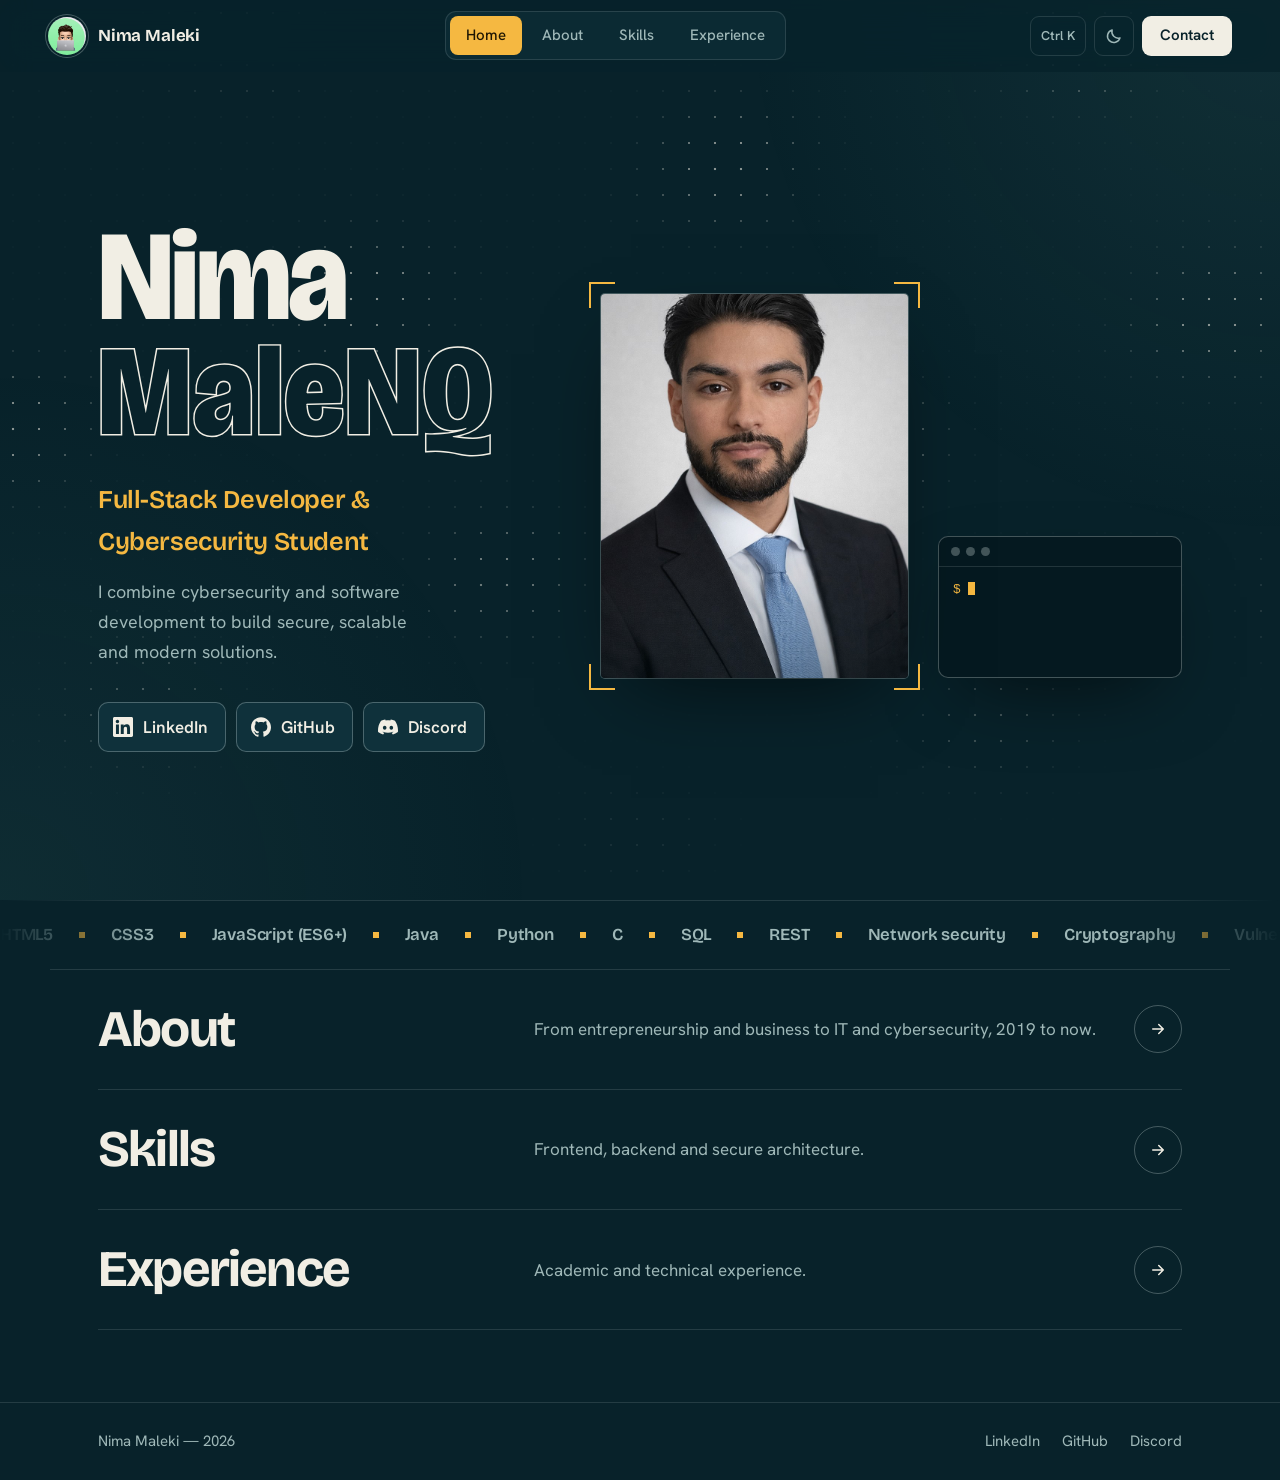
<file: index.html>
<!DOCTYPE html>
<html lang="en">
<head>
  <meta charset="UTF-8">
  <meta name="viewport" content="width=device-width, initial-scale=1.0, viewport-fit=cover">
  <title>Nima Maleki | Portfolio</title>
  <meta name="description" content="Nima Maleki, full-stack developer and cybersecurity student. I combine cybersecurity and software development to build secure, scalable and modern solutions.">
  <meta name="theme-color" content="#08222a">
  <meta name="format-detection" content="telephone=no, date=no, address=no, email=no">
  <link rel="apple-touch-icon" href="assets/images/avatar.jpg">
  <link rel="icon" href="assets/images/avatar.jpg">
  <script>
    document.documentElement.classList.add("js");
    try {
      var savedTheme = localStorage.getItem("theme");
      if (savedTheme) document.documentElement.dataset.theme = savedTheme;
    } catch (e) {}
  </script>
  <link rel="preconnect" href="https://fonts.googleapis.com">
  <link rel="preconnect" href="https://fonts.gstatic.com" crossorigin>
  <link href="https://fonts.googleapis.com/css2?family=Bricolage+Grotesque:opsz,wdth,wght@12..96,75..100,400..800&family=Hanken+Grotesk:wght@400;500;600;700&display=swap" rel="stylesheet">
  <link rel="stylesheet" href="style.css">
</head>

<body class="home">

  <!-- HEADER -->
  <header class="site-header">
    <a class="brand" href="index.html">
      <span class="brand-avatar"><img src="assets/images/avatar.jpg" alt=""></span>
      <span>Nima Maleki</span>
    </a>

    <nav id="nav" class="site-nav" aria-label="Main">
      <a href="index.html" aria-current="page">Home</a>
      <a href="about.html">About</a>
      <a href="skills.html">Skills</a>
      <a href="projects.html">Experience</a>
    </nav>

    <div class="header-tools">
      <button type="button" class="tool-btn" id="openPalette" aria-label="Open command menu"><kbd>&#8984;K</kbd></button>
      <button type="button" class="tool-btn" id="themeToggle" aria-label="Switch between light and dark theme"><svg class="icon-moon" viewBox="0 0 24 24" fill="none" stroke="currentColor" stroke-width="2" stroke-linecap="round" stroke-linejoin="round" aria-hidden="true"><path d="M20 14.5A8.5 8.5 0 0 1 9.5 4a8.5 8.5 0 1 0 10.5 10.5z"/></svg><svg class="icon-sun" viewBox="0 0 24 24" fill="none" stroke="currentColor" stroke-width="2" stroke-linecap="round" stroke-linejoin="round" aria-hidden="true"><circle cx="12" cy="12" r="4"/><path d="M12 2v2M12 20v2M4.9 4.9l1.4 1.4M17.7 17.7l1.4 1.4M2 12h2M20 12h2M4.9 19.1l1.4-1.4M17.7 6.3l1.4-1.4"/></svg></button>
      <button type="button" class="contact-btn" id="openContact" data-open-contact>Contact</button>
      <button type="button" class="menu-btn" id="menuToggle" aria-label="Menu" aria-expanded="false" aria-controls="nav"><span></span><span></span></button>
    </div>
  </header>

  <main>
    <canvas class="signal" aria-hidden="true"></canvas>

    <!-- HERO -->
    <section class="hero wrap">
      <div class="hero-text">
        <h1 class="hero-name" aria-label="Nima Maleki"><span class="line" aria-hidden="true">Nima</span><span class="line" aria-hidden="true">Maleki</span></h1>
        <h2 class="hero-role" data-in style="--d:5">Full-Stack Developer &amp; Cybersecurity Student</h2>
        <p class="hero-lede" data-in style="--d:6">
          I combine cybersecurity and software development to build secure,
          scalable and modern solutions.
        </p>

        <div class="social" data-in style="--d:7">
          <a href="https://www.linkedin.com/in/nima-maleki-188ba929a" target="_blank" rel="noopener noreferrer" class="social-link linkedin"><svg viewBox="0 0 24 24" aria-hidden="true"><path d="M20.447 20.452h-3.554v-5.569c0-1.328-.027-3.037-1.852-3.037-1.853 0-2.136 1.445-2.136 2.939v5.667H9.351V9h3.414v1.561h.046c.477-.9 1.637-1.85 3.37-1.85 3.601 0 4.267 2.37 4.267 5.455v6.286zM5.337 7.433c-1.144 0-2.063-.926-2.063-2.065 0-1.138.92-2.063 2.063-2.063 1.14 0 2.064.925 2.064 2.063 0 1.139-.925 2.065-2.064 2.065zm1.782 13.019H3.555V9h3.564v11.452zM22.225 0H1.771C.792 0 0 .774 0 1.729v20.542C0 23.227.792 24 1.771 24h20.451C23.2 24 24 23.227 24 22.271V1.729C24 .774 23.2 0 22.222 0h.003z"/></svg>LinkedIn</a>
          <a href="https://github.com/Nimamalekiiii" target="_blank" rel="noopener noreferrer" class="social-link github"><svg viewBox="0 0 24 24" aria-hidden="true"><path d="M12 .297c-6.63 0-12 5.373-12 12 0 5.303 3.438 9.8 8.205 11.385.6.113.82-.258.82-.577 0-.285-.01-1.04-.015-2.04-3.338.724-4.042-1.61-4.042-1.61C4.422 18.07 3.633 17.7 3.633 17.7c-1.087-.744.084-.729.084-.729 1.205.084 1.838 1.236 1.838 1.236 1.07 1.835 2.809 1.305 3.495.998.108-.776.417-1.305.76-1.605-2.665-.3-5.466-1.332-5.466-5.93 0-1.31.465-2.38 1.235-3.22-.135-.303-.54-1.523.105-3.176 0 0 1.005-.322 3.3 1.23.96-.267 1.98-.399 3-.405 1.02.006 2.04.138 3 .405 2.28-1.552 3.285-1.23 3.285-1.23.645 1.653.24 2.873.12 3.176.765.84 1.23 1.91 1.23 3.22 0 4.61-2.805 5.625-5.475 5.92.42.36.81 1.096.81 2.22 0 1.606-.015 2.896-.015 3.286 0 .315.21.69.825.57C20.565 22.092 24 17.592 24 12.297c0-6.627-5.373-12-12-12"/></svg>GitHub</a>
          <a href="https://discord.com/users/710853164894650369" target="_blank" rel="noopener noreferrer" class="social-link discord"><svg viewBox="0 0 24 24" aria-hidden="true"><path d="M20.317 4.3698a19.7913 19.7913 0 00-4.8851-1.5152.0741.0741 0 00-.0785.0371c-.211.3753-.4447.8648-.6083 1.2495-1.8447-.2762-3.68-.2762-5.4868 0-.1636-.3933-.4058-.8742-.6177-1.2495a.077.077 0 00-.0785-.037 19.7363 19.7363 0 00-4.8852 1.515.0699.0699 0 00-.0321.0277C.5334 9.0458-.319 13.5799.0992 18.0578a.0824.0824 0 00.0312.0561c2.0528 1.5076 4.0413 2.4228 5.9929 3.0294a.0777.0777 0 00.0842-.0276c.4616-.6304.8731-1.2952 1.226-1.9942a.076.076 0 00-.0416-.1057c-.6528-.2476-1.2743-.5495-1.8722-.8923a.077.077 0 01-.0076-.1277c.1258-.0943.2517-.1923.3718-.2914a.0743.0743 0 01.0776-.0105c3.9278 1.7933 8.18 1.7933 12.0614 0a.0739.0739 0 01.0785.0095c.1202.099.246.1981.3728.2924a.077.077 0 01-.0066.1276 12.2986 12.2986 0 01-1.873.8914.0766.0766 0 00-.0407.1067c.3604.698.7719 1.3628 1.225 1.9932a.076.076 0 00.0842.0286c1.961-.6067 3.9495-1.5219 6.0023-3.0294a.077.077 0 00.0313-.0552c.5004-5.177-.8382-9.6739-3.5485-13.6604a.061.061 0 00-.0312-.0286zM8.02 15.3312c-1.1825 0-2.1569-1.0857-2.1569-2.419 0-1.3332.9555-2.4189 2.157-2.4189 1.2108 0 2.1757 1.0952 2.1568 2.419 0 1.3332-.9555 2.4189-2.1569 2.4189zm7.9748 0c-1.1825 0-2.1569-1.0857-2.1569-2.419 0-1.3332.9554-2.4189 2.1569-2.4189 1.2108 0 2.1757 1.0952 2.1568 2.419 0 1.3332-.946 2.4189-2.1568 2.4189Z"/></svg>Discord</a>
        </div>
      </div>

      <!-- PROFILE IMAGE -->
      <div class="visual">
      <div class="portrait">
        <div class="portrait-frame">
          <img src="assets/images/nima-portrait.jpg" alt="Nima Maleki" width="1024" height="1024">
          <div class="portrait-bars" aria-hidden="true"><span style="--b:0"></span><span style="--b:1"></span><span style="--b:2"></span><span style="--b:3"></span><span style="--b:4"></span><span style="--b:5"></span><span style="--b:6"></span></div>
          <div class="portrait-scan" aria-hidden="true"></div>
        </div>
        <span class="corner tl" aria-hidden="true"></span>
        <span class="corner tr" aria-hidden="true"></span>
        <span class="corner bl" aria-hidden="true"></span>
        <span class="corner br" aria-hidden="true"></span>
      </div>

        <div class="terminal" aria-hidden="true">
          <div class="terminal-bar"><span></span><span></span><span></span></div>
          <pre class="terminal-body"></pre>
        </div>
      </div>
    </section>

    <!-- STACK -->
    <div class="ticker">
      <div class="ticker-track">
        <ul><li>HTML5</li><li>CSS3</li><li>JavaScript (ES6+)</li><li>Java</li><li>Python</li><li>C</li><li>SQL</li><li>REST</li><li>Network security</li><li>Cryptography</li><li>Vulnerability assessment</li><li>System hardening</li><li>Access control</li></ul>
        <ul aria-hidden="true"><li>HTML5</li><li>CSS3</li><li>JavaScript (ES6+)</li><li>Java</li><li>Python</li><li>C</li><li>SQL</li><li>REST</li><li>Network security</li><li>Cryptography</li><li>Vulnerability assessment</li><li>System hardening</li><li>Access control</li></ul>
      </div>
    </div>

    <!-- PAGES -->
    <nav class="pages wrap" aria-label="Sections">
      <a class="page-row" href="about.html">
        <span class="page-row-title">About</span>
        <span class="page-row-text">From entrepreneurship and business to IT and cybersecurity, 2019 to now.</span>
        <span class="page-row-arrow"><svg viewBox="0 0 24 24" fill="none" stroke="currentColor" stroke-width="2" stroke-linecap="round" stroke-linejoin="round" aria-hidden="true"><path d="M5 12h14M13 6l6 6-6 6"/></svg></span>
      </a>
      <a class="page-row" href="skills.html">
        <span class="page-row-title">Skills</span>
        <span class="page-row-text">Frontend, backend and secure architecture.</span>
        <span class="page-row-arrow"><svg viewBox="0 0 24 24" fill="none" stroke="currentColor" stroke-width="2" stroke-linecap="round" stroke-linejoin="round" aria-hidden="true"><path d="M5 12h14M13 6l6 6-6 6"/></svg></span>
      </a>
      <a class="page-row" href="projects.html">
        <span class="page-row-title">Experience</span>
        <span class="page-row-text">Academic and technical experience.</span>
        <span class="page-row-arrow"><svg viewBox="0 0 24 24" fill="none" stroke="currentColor" stroke-width="2" stroke-linecap="round" stroke-linejoin="round" aria-hidden="true"><path d="M5 12h14M13 6l6 6-6 6"/></svg></span>
      </a>
    </nav>

  </main>

  <!-- FOOTER -->
  <footer class="site-footer">
    <div class="wrap">
      <p>Nima Maleki &mdash; 2026</p>
      <div class="footer-links">
        <a href="https://www.linkedin.com/in/nima-maleki-188ba929a" target="_blank" rel="noopener noreferrer">LinkedIn</a>
        <a href="https://github.com/Nimamalekiiii" target="_blank" rel="noopener noreferrer">GitHub</a>
        <a href="https://discord.com/users/710853164894650369" target="_blank" rel="noopener noreferrer">Discord</a>
      </div>
    </div>
  </footer>

  <script src="script.js"></script>

</body>
</html>
</file>
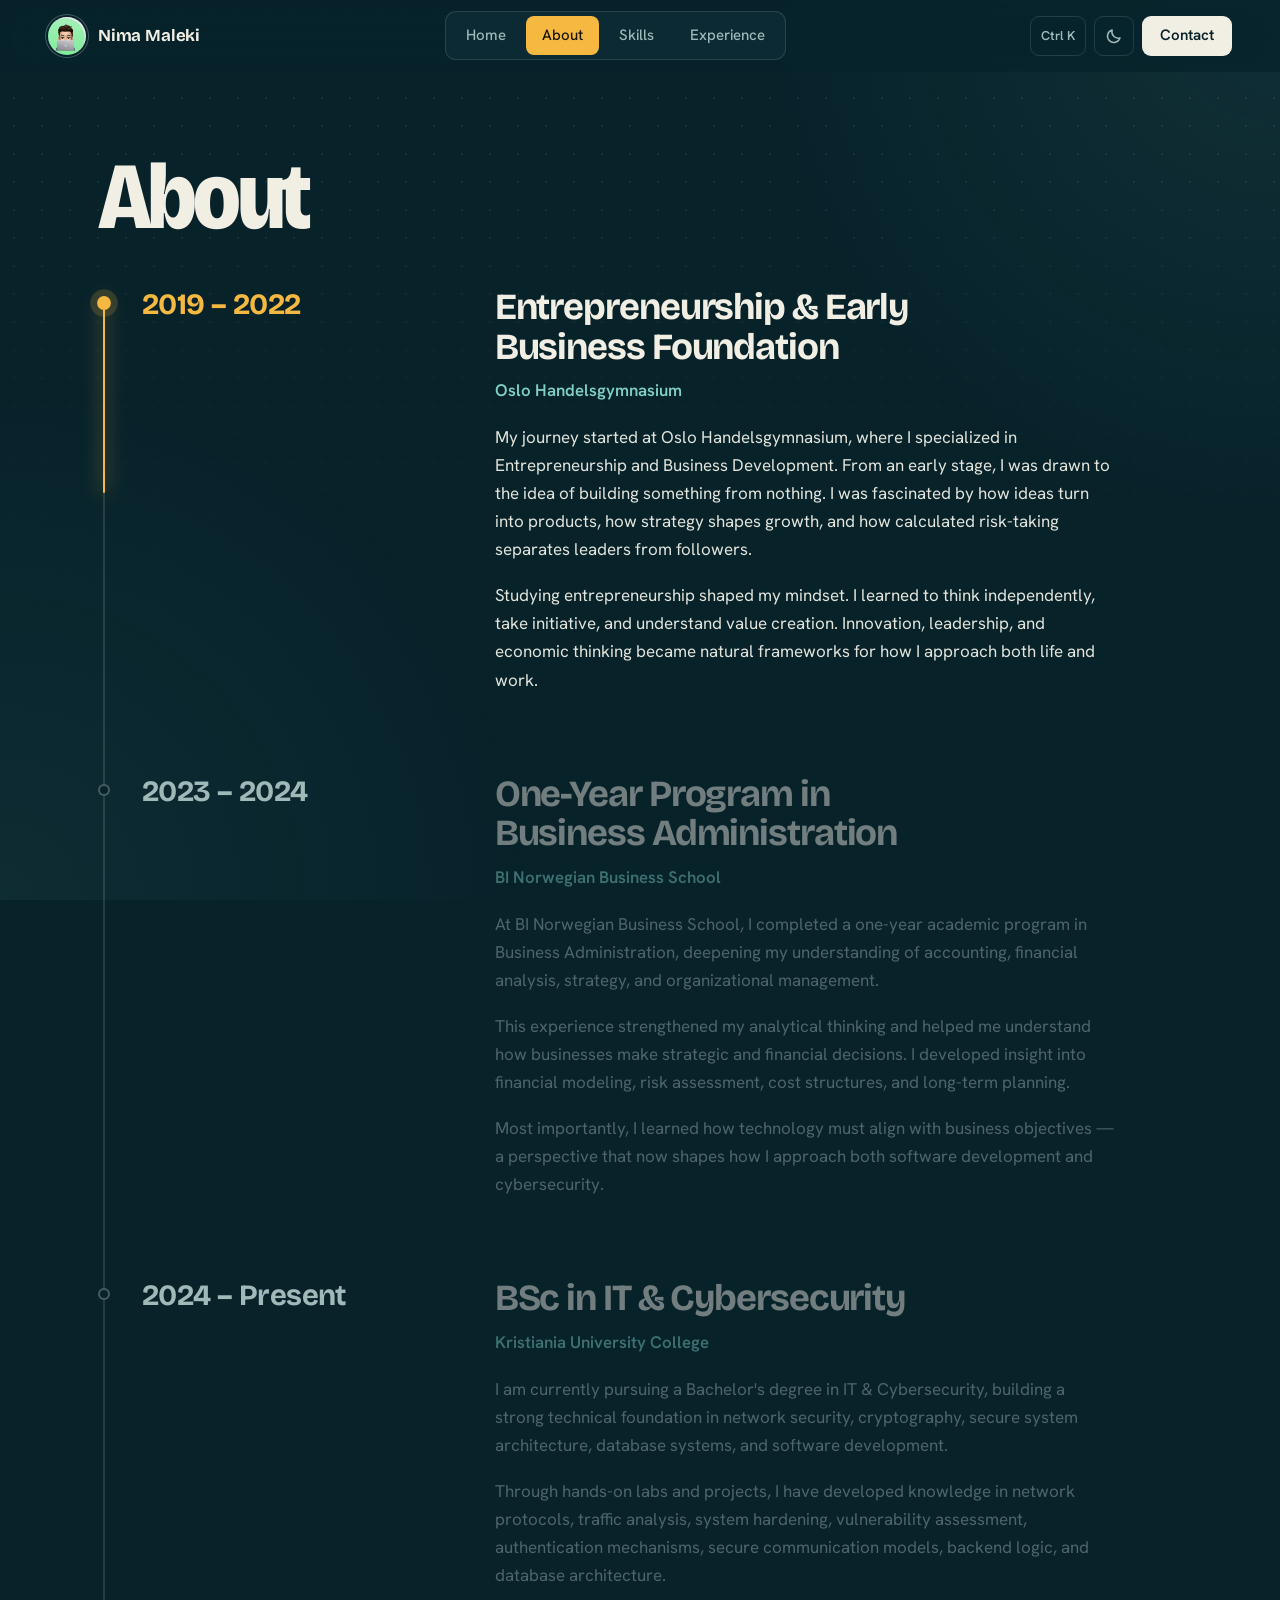
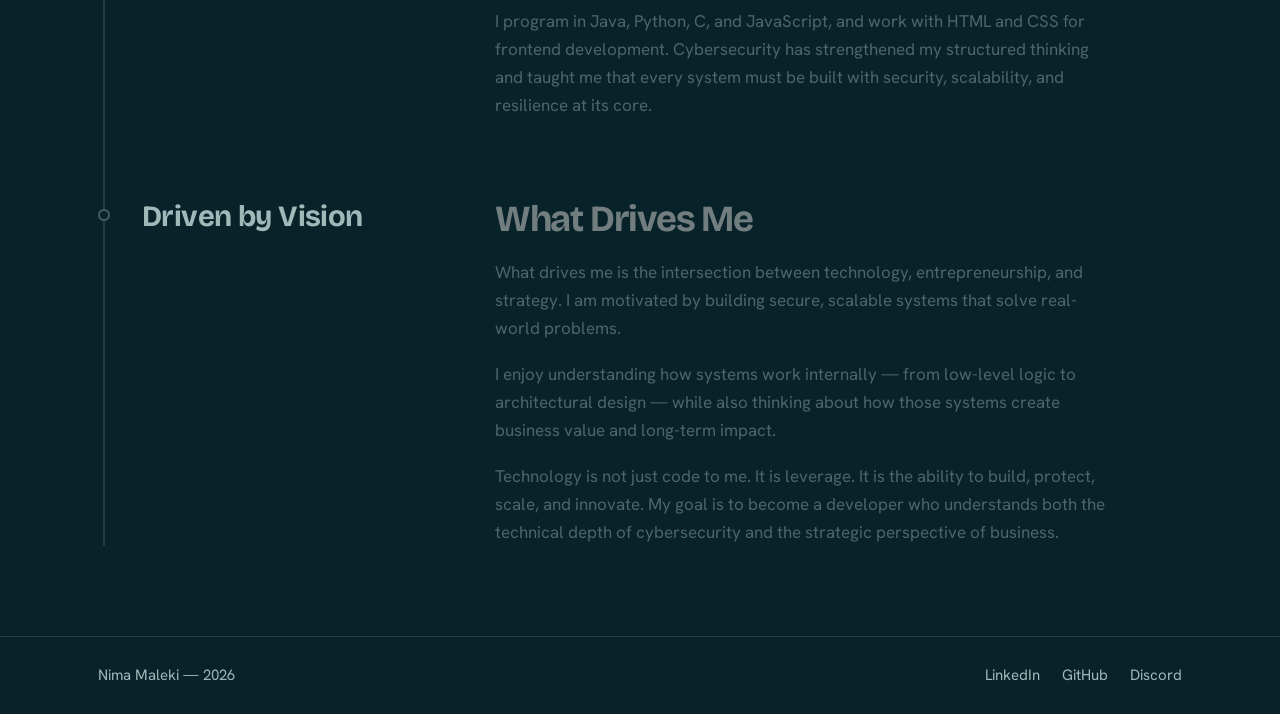
<file: about.html>
<!DOCTYPE html>
<html lang="en">
<head>
  <meta charset="UTF-8">
  <meta name="viewport" content="width=device-width, initial-scale=1.0, viewport-fit=cover">
  <title>About | Nima Maleki</title>
  <meta name="description" content="Nima Maleki, full-stack developer and cybersecurity student. I combine cybersecurity and software development to build secure, scalable and modern solutions.">
  <meta name="theme-color" content="#08222a">
  <meta name="format-detection" content="telephone=no, date=no, address=no, email=no">
  <link rel="apple-touch-icon" href="assets/images/avatar.jpg">
  <link rel="icon" href="assets/images/avatar.jpg">
  <script>
    document.documentElement.classList.add("js");
    try {
      var savedTheme = localStorage.getItem("theme");
      if (savedTheme) document.documentElement.dataset.theme = savedTheme;
    } catch (e) {}
  </script>
  <link rel="preconnect" href="https://fonts.googleapis.com">
  <link rel="preconnect" href="https://fonts.gstatic.com" crossorigin>
  <link href="https://fonts.googleapis.com/css2?family=Bricolage+Grotesque:opsz,wdth,wght@12..96,75..100,400..800&family=Hanken+Grotesk:wght@400;500;600;700&display=swap" rel="stylesheet">
  <link rel="stylesheet" href="style.css">
</head>

<body>

  <!-- HEADER -->
  <header class="site-header">
    <a class="brand" href="index.html">
      <span class="brand-avatar"><img src="assets/images/avatar.jpg" alt=""></span>
      <span>Nima Maleki</span>
    </a>

    <nav id="nav" class="site-nav" aria-label="Main">
      <a href="index.html">Home</a>
      <a href="about.html" aria-current="page">About</a>
      <a href="skills.html">Skills</a>
      <a href="projects.html">Experience</a>
    </nav>

    <div class="header-tools">
      <button type="button" class="tool-btn" id="openPalette" aria-label="Open command menu"><kbd>&#8984;K</kbd></button>
      <button type="button" class="tool-btn" id="themeToggle" aria-label="Switch between light and dark theme"><svg class="icon-moon" viewBox="0 0 24 24" fill="none" stroke="currentColor" stroke-width="2" stroke-linecap="round" stroke-linejoin="round" aria-hidden="true"><path d="M20 14.5A8.5 8.5 0 0 1 9.5 4a8.5 8.5 0 1 0 10.5 10.5z"/></svg><svg class="icon-sun" viewBox="0 0 24 24" fill="none" stroke="currentColor" stroke-width="2" stroke-linecap="round" stroke-linejoin="round" aria-hidden="true"><circle cx="12" cy="12" r="4"/><path d="M12 2v2M12 20v2M4.9 4.9l1.4 1.4M17.7 17.7l1.4 1.4M2 12h2M20 12h2M4.9 19.1l1.4-1.4M17.7 6.3l1.4-1.4"/></svg></button>
      <button type="button" class="contact-btn" id="openContact" data-open-contact>Contact</button>
      <button type="button" class="menu-btn" id="menuToggle" aria-label="Menu" aria-expanded="false" aria-controls="nav"><span></span><span></span></button>
    </div>
  </header>

  <main>
    <header class="page-head wrap">
      <h1 class="page-title">About</h1>
    </header>

    <div class="timeline wrap">
      <div class="timeline-rail" aria-hidden="true"></div>

        <article class="stage">
          <p class="stage-date">2019 &ndash; 2022</p>
          <div class="stage-body">
            <h2>Entrepreneurship &amp; Early Business Foundation</h2>
            <h3>Oslo Handelsgymnasium</h3>
            <p>My journey started at Oslo Handelsgymnasium, where I specialized in Entrepreneurship and Business Development. From an early stage, I was drawn to the idea of building something from nothing. I was fascinated by how ideas turn into products, how strategy shapes growth, and how calculated risk-taking separates leaders from followers.</p>
            <p>Studying entrepreneurship shaped my mindset. I learned to think independently, take initiative, and understand value creation. Innovation, leadership, and economic thinking became natural frameworks for how I approach both life and work.</p>
          </div>
        </article>

        <article class="stage">
          <p class="stage-date">2023 &ndash; 2024</p>
          <div class="stage-body">
            <h2>One-Year Program in Business Administration</h2>
            <h3>BI Norwegian Business School</h3>
            <p>At BI Norwegian Business School, I completed a one-year academic program in Business Administration, deepening my understanding of accounting, financial analysis, strategy, and organizational management.</p>
            <p>This experience strengthened my analytical thinking and helped me understand how businesses make strategic and financial decisions. I developed insight into financial modeling, risk assessment, cost structures, and long-term planning.</p>
            <p>Most importantly, I learned how technology must align with business objectives &mdash; a perspective that now shapes how I approach both software development and cybersecurity.</p>
          </div>
        </article>

        <article class="stage">
          <p class="stage-date">2024 &ndash; Present</p>
          <div class="stage-body">
            <h2>BSc in IT &amp; Cybersecurity</h2>
            <h3>Kristiania University College</h3>
            <p>I am currently pursuing a Bachelor's degree in IT &amp; Cybersecurity, building a strong technical foundation in network security, cryptography, secure system architecture, database systems, and software development.</p>
            <p>Through hands-on labs and projects, I have developed knowledge in network protocols, traffic analysis, system hardening, vulnerability assessment, authentication mechanisms, secure communication models, backend logic, and database architecture.</p>
            <p>I program in Java, Python, C, and JavaScript, and work with HTML and CSS for frontend development. Cybersecurity has strengthened my structured thinking and taught me that every system must be built with security, scalability, and resilience at its core.</p>
          </div>
        </article>

        <article class="stage">
          <p class="stage-date">Driven by Vision</p>
          <div class="stage-body">
            <h2>What Drives Me</h2>
            <p>What drives me is the intersection between technology, entrepreneurship, and strategy. I am motivated by building secure, scalable systems that solve real-world problems.</p>
            <p>I enjoy understanding how systems work internally &mdash; from low-level logic to architectural design &mdash; while also thinking about how those systems create business value and long-term impact.</p>
            <p>Technology is not just code to me. It is leverage. It is the ability to build, protect, scale, and innovate. My goal is to become a developer who understands both the technical depth of cybersecurity and the strategic perspective of business.</p>
          </div>
        </article>

    </div>
  </main>

  <!-- FOOTER -->
  <footer class="site-footer">
    <div class="wrap">
      <p>Nima Maleki &mdash; 2026</p>
      <div class="footer-links">
        <a href="https://www.linkedin.com/in/nima-maleki-188ba929a" target="_blank" rel="noopener noreferrer">LinkedIn</a>
        <a href="https://github.com/Nimamalekiiii" target="_blank" rel="noopener noreferrer">GitHub</a>
        <a href="https://discord.com/users/710853164894650369" target="_blank" rel="noopener noreferrer">Discord</a>
      </div>
    </div>
  </footer>

  <script src="script.js"></script>

</body>
</html>
</file>
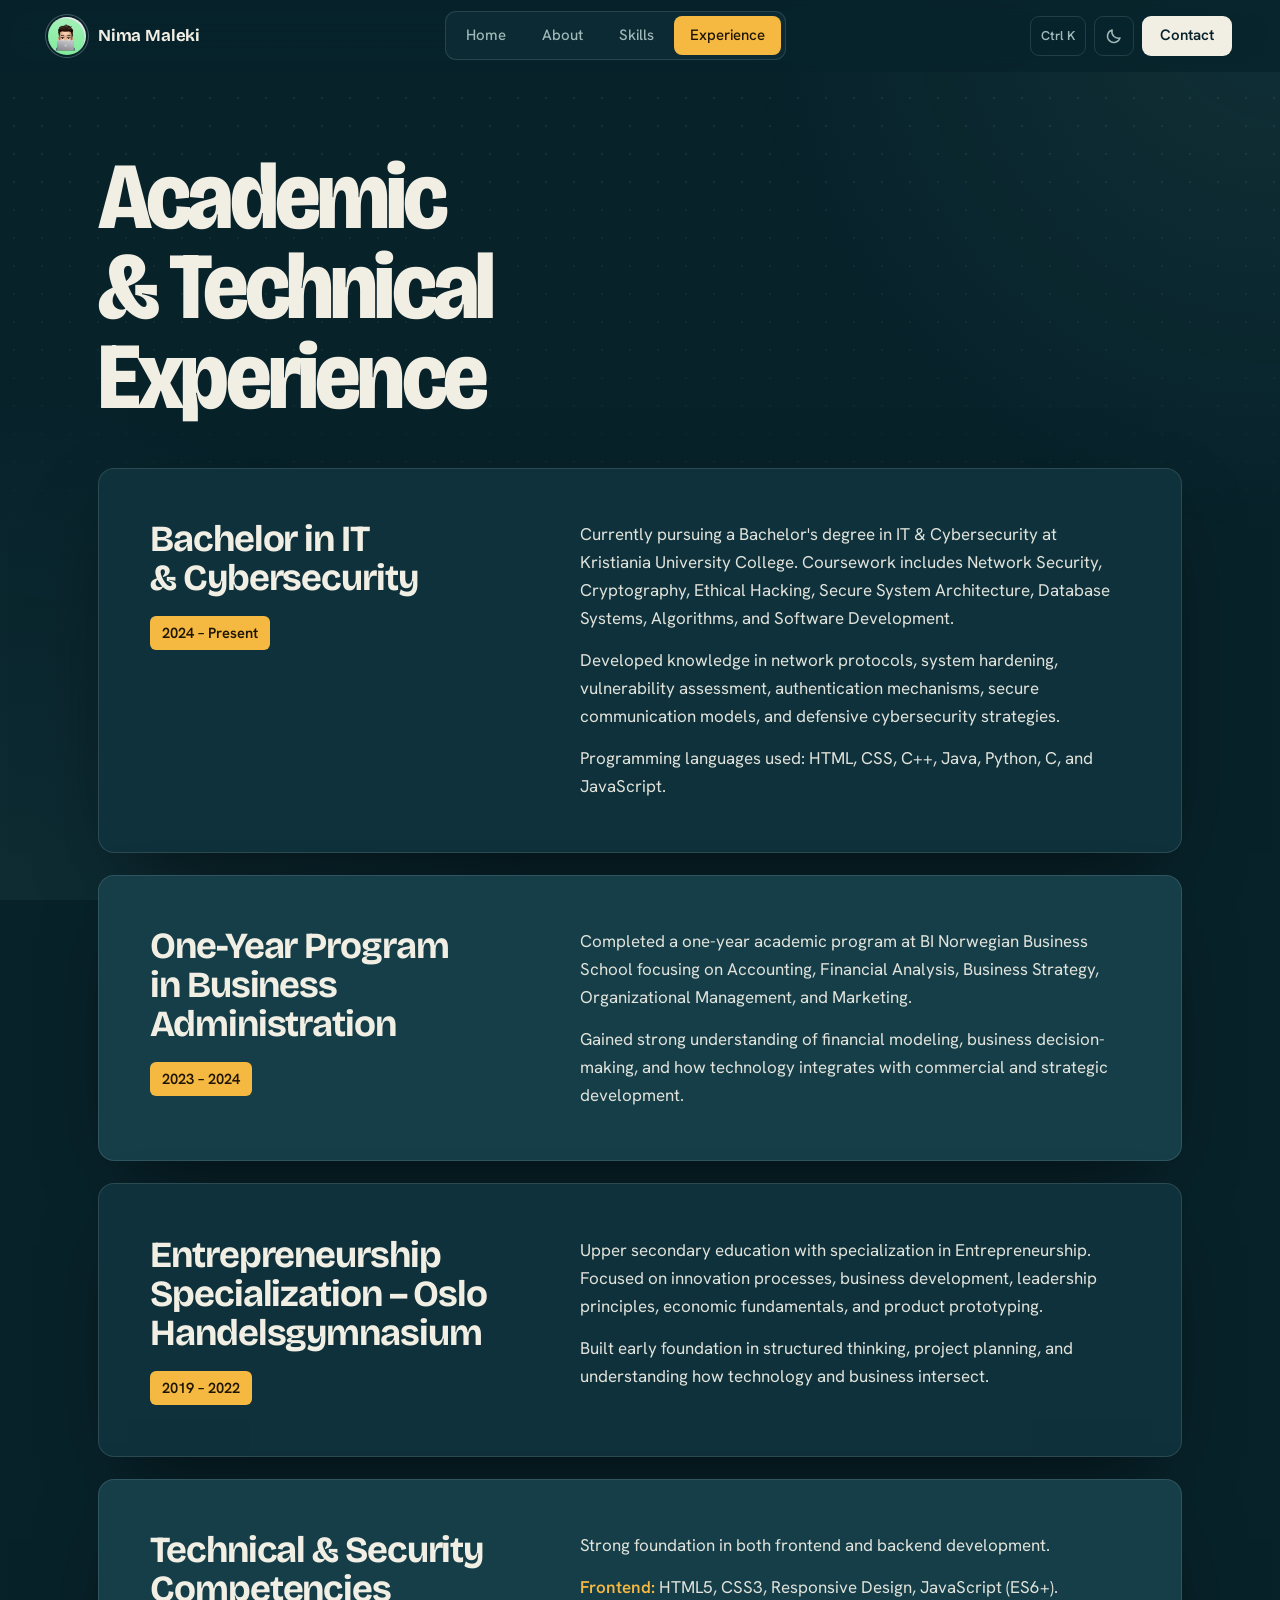
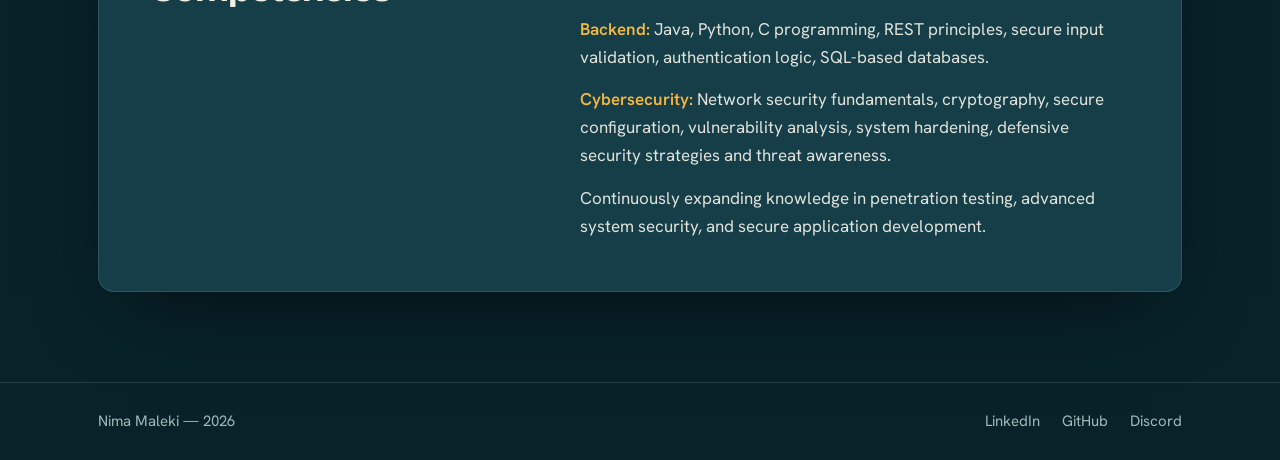
<file: projects.html>
<!DOCTYPE html>
<html lang="en">
<head>
  <meta charset="UTF-8">
  <meta name="viewport" content="width=device-width, initial-scale=1.0, viewport-fit=cover">
  <title>Academic &amp; Technical Experience | Nima Maleki</title>
  <meta name="description" content="Nima Maleki, full-stack developer and cybersecurity student. I combine cybersecurity and software development to build secure, scalable and modern solutions.">
  <meta name="theme-color" content="#08222a">
  <meta name="format-detection" content="telephone=no, date=no, address=no, email=no">
  <link rel="apple-touch-icon" href="assets/images/avatar.jpg">
  <link rel="icon" href="assets/images/avatar.jpg">
  <script>
    document.documentElement.classList.add("js");
    try {
      var savedTheme = localStorage.getItem("theme");
      if (savedTheme) document.documentElement.dataset.theme = savedTheme;
    } catch (e) {}
  </script>
  <link rel="preconnect" href="https://fonts.googleapis.com">
  <link rel="preconnect" href="https://fonts.gstatic.com" crossorigin>
  <link href="https://fonts.googleapis.com/css2?family=Bricolage+Grotesque:opsz,wdth,wght@12..96,75..100,400..800&family=Hanken+Grotesk:wght@400;500;600;700&display=swap" rel="stylesheet">
  <link rel="stylesheet" href="style.css">
</head>

<body>

  <!-- HEADER -->
  <header class="site-header">
    <a class="brand" href="index.html">
      <span class="brand-avatar"><img src="assets/images/avatar.jpg" alt=""></span>
      <span>Nima Maleki</span>
    </a>

    <nav id="nav" class="site-nav" aria-label="Main">
      <a href="index.html">Home</a>
      <a href="about.html">About</a>
      <a href="skills.html">Skills</a>
      <a href="projects.html" aria-current="page">Experience</a>
    </nav>

    <div class="header-tools">
      <button type="button" class="tool-btn" id="openPalette" aria-label="Open command menu"><kbd>&#8984;K</kbd></button>
      <button type="button" class="tool-btn" id="themeToggle" aria-label="Switch between light and dark theme"><svg class="icon-moon" viewBox="0 0 24 24" fill="none" stroke="currentColor" stroke-width="2" stroke-linecap="round" stroke-linejoin="round" aria-hidden="true"><path d="M20 14.5A8.5 8.5 0 0 1 9.5 4a8.5 8.5 0 1 0 10.5 10.5z"/></svg><svg class="icon-sun" viewBox="0 0 24 24" fill="none" stroke="currentColor" stroke-width="2" stroke-linecap="round" stroke-linejoin="round" aria-hidden="true"><circle cx="12" cy="12" r="4"/><path d="M12 2v2M12 20v2M4.9 4.9l1.4 1.4M17.7 17.7l1.4 1.4M2 12h2M20 12h2M4.9 19.1l1.4-1.4M17.7 6.3l1.4-1.4"/></svg></button>
      <button type="button" class="contact-btn" id="openContact" data-open-contact>Contact</button>
      <button type="button" class="menu-btn" id="menuToggle" aria-label="Menu" aria-expanded="false" aria-controls="nav"><span></span><span></span></button>
    </div>
  </header>

  <main>
    <header class="page-head wrap">
      <h1 class="page-title">Academic &amp; Technical Experience</h1>
    </header>

    <div class="stack wrap">

        <article class="xp" style="--i:0">
          <div class="xp-head">
            <h2>Bachelor in IT &amp; Cybersecurity</h2>
            <span class="xp-when">2024 &ndash; Present</span>
          </div>
          <div class="xp-body">
            <p>Currently pursuing a Bachelor's degree in IT &amp; Cybersecurity at Kristiania University College. Coursework includes Network Security, Cryptography, Ethical Hacking, Secure System Architecture, Database Systems, Algorithms, and Software Development.</p>
            <p>Developed knowledge in network protocols, system hardening, vulnerability assessment, authentication mechanisms, secure communication models, and defensive cybersecurity strategies.</p>
            <p>Programming languages used: HTML, CSS, C++, Java, Python, C, and JavaScript.</p>
          </div>
        </article>

        <article class="xp" style="--i:1">
          <div class="xp-head">
            <h2>One-Year Program in Business Administration</h2>
            <span class="xp-when">2023 &ndash; 2024</span>
          </div>
          <div class="xp-body">
            <p>Completed a one-year academic program at BI Norwegian Business School focusing on Accounting, Financial Analysis, Business Strategy, Organizational Management, and Marketing.</p>
            <p>Gained strong understanding of financial modeling, business decision-making, and how technology integrates with commercial and strategic development.</p>
          </div>
        </article>

        <article class="xp" style="--i:2">
          <div class="xp-head">
            <h2>Entrepreneurship Specialization &ndash; Oslo Handelsgymnasium</h2>
            <span class="xp-when">2019 &ndash; 2022</span>
          </div>
          <div class="xp-body">
            <p>Upper secondary education with specialization in Entrepreneurship. Focused on innovation processes, business development, leadership principles, economic fundamentals, and product prototyping.</p>
            <p>Built early foundation in structured thinking, project planning, and understanding how technology and business intersect.</p>
          </div>
        </article>

        <article class="xp" style="--i:3">
          <div class="xp-head">
            <h2>Technical &amp; Security Competencies</h2>
          </div>
          <div class="xp-body">
            <p>Strong foundation in both frontend and backend development.</p>
            <p><strong>Frontend:</strong> HTML5, CSS3, Responsive Design, JavaScript (ES6+).</p>
            <p><strong>Backend:</strong> Java, Python, C programming, REST principles, secure input validation, authentication logic, SQL-based databases.</p>
            <p><strong>Cybersecurity:</strong> Network security fundamentals, cryptography, secure configuration, vulnerability analysis, system hardening, defensive security strategies and threat awareness.</p>
            <p>Continuously expanding knowledge in penetration testing, advanced system security, and secure application development.</p>
          </div>
        </article>

    </div>
  </main>

  <!-- FOOTER -->
  <footer class="site-footer">
    <div class="wrap">
      <p>Nima Maleki &mdash; 2026</p>
      <div class="footer-links">
        <a href="https://www.linkedin.com/in/nima-maleki-188ba929a" target="_blank" rel="noopener noreferrer">LinkedIn</a>
        <a href="https://github.com/Nimamalekiiii" target="_blank" rel="noopener noreferrer">GitHub</a>
        <a href="https://discord.com/users/710853164894650369" target="_blank" rel="noopener noreferrer">Discord</a>
      </div>
    </div>
  </footer>

  <script src="script.js"></script>

</body>
</html>
</file>
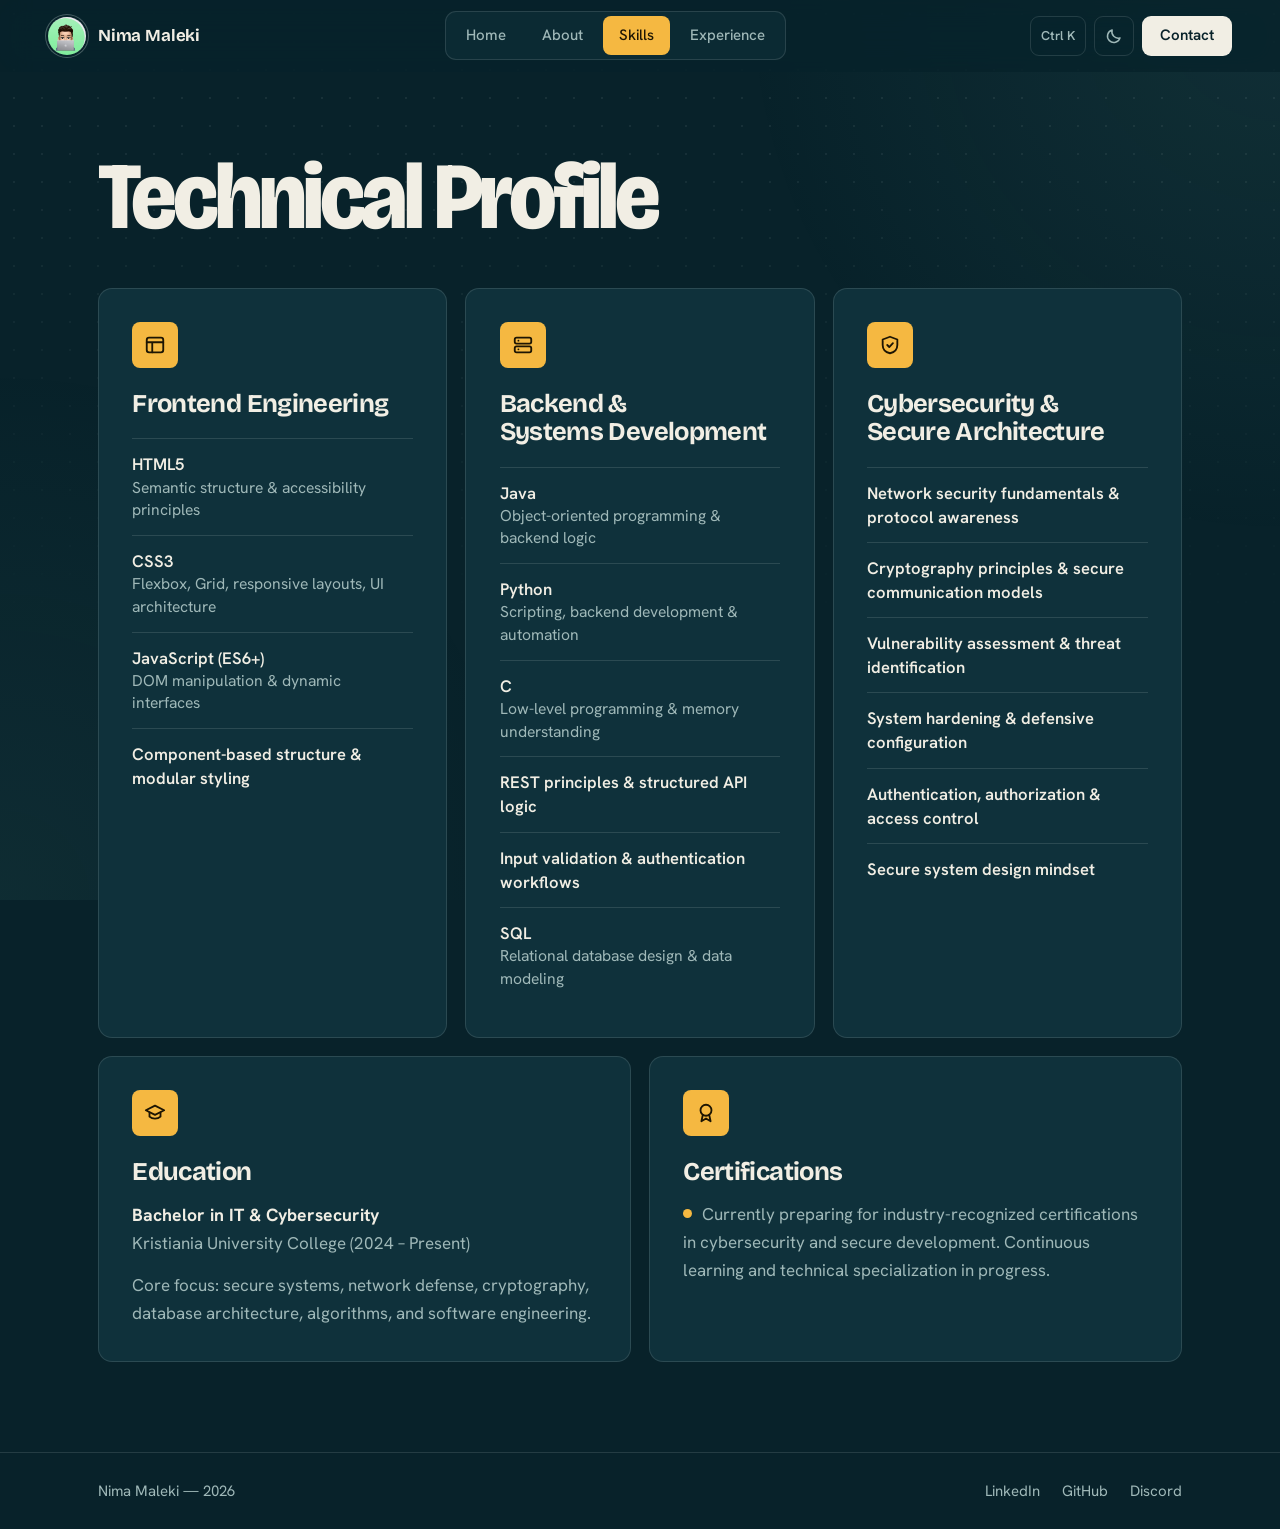
<file: skills.html>
<!DOCTYPE html>
<html lang="en">
<head>
  <meta charset="UTF-8">
  <meta name="viewport" content="width=device-width, initial-scale=1.0, viewport-fit=cover">
  <title>Technical Profile | Nima Maleki</title>
  <meta name="description" content="Nima Maleki, full-stack developer and cybersecurity student. I combine cybersecurity and software development to build secure, scalable and modern solutions.">
  <meta name="theme-color" content="#08222a">
  <meta name="format-detection" content="telephone=no, date=no, address=no, email=no">
  <link rel="apple-touch-icon" href="assets/images/avatar.jpg">
  <link rel="icon" href="assets/images/avatar.jpg">
  <script>
    document.documentElement.classList.add("js");
    try {
      var savedTheme = localStorage.getItem("theme");
      if (savedTheme) document.documentElement.dataset.theme = savedTheme;
    } catch (e) {}
  </script>
  <link rel="preconnect" href="https://fonts.googleapis.com">
  <link rel="preconnect" href="https://fonts.gstatic.com" crossorigin>
  <link href="https://fonts.googleapis.com/css2?family=Bricolage+Grotesque:opsz,wdth,wght@12..96,75..100,400..800&family=Hanken+Grotesk:wght@400;500;600;700&display=swap" rel="stylesheet">
  <link rel="stylesheet" href="style.css">
</head>

<body>

  <!-- HEADER -->
  <header class="site-header">
    <a class="brand" href="index.html">
      <span class="brand-avatar"><img src="assets/images/avatar.jpg" alt=""></span>
      <span>Nima Maleki</span>
    </a>

    <nav id="nav" class="site-nav" aria-label="Main">
      <a href="index.html">Home</a>
      <a href="about.html">About</a>
      <a href="skills.html" aria-current="page">Skills</a>
      <a href="projects.html">Experience</a>
    </nav>

    <div class="header-tools">
      <button type="button" class="tool-btn" id="openPalette" aria-label="Open command menu"><kbd>&#8984;K</kbd></button>
      <button type="button" class="tool-btn" id="themeToggle" aria-label="Switch between light and dark theme"><svg class="icon-moon" viewBox="0 0 24 24" fill="none" stroke="currentColor" stroke-width="2" stroke-linecap="round" stroke-linejoin="round" aria-hidden="true"><path d="M20 14.5A8.5 8.5 0 0 1 9.5 4a8.5 8.5 0 1 0 10.5 10.5z"/></svg><svg class="icon-sun" viewBox="0 0 24 24" fill="none" stroke="currentColor" stroke-width="2" stroke-linecap="round" stroke-linejoin="round" aria-hidden="true"><circle cx="12" cy="12" r="4"/><path d="M12 2v2M12 20v2M4.9 4.9l1.4 1.4M17.7 17.7l1.4 1.4M2 12h2M20 12h2M4.9 19.1l1.4-1.4M17.7 6.3l1.4-1.4"/></svg></button>
      <button type="button" class="contact-btn" id="openContact" data-open-contact>Contact</button>
      <button type="button" class="menu-btn" id="menuToggle" aria-label="Menu" aria-expanded="false" aria-controls="nav"><span></span><span></span></button>
    </div>
  </header>

  <main>
    <header class="page-head wrap">
      <h1 class="page-title">Technical Profile</h1>
    </header>

    <div class="wrap">
      <div class="skills-grid">

        <!-- FRONTEND -->
        <section class="panel">
          <div class="panel-icon"><svg viewBox="0 0 24 24" fill="none" stroke="currentColor" stroke-width="2" stroke-linecap="round" stroke-linejoin="round" aria-hidden="true"><rect x="3" y="4" width="18" height="16" rx="2.5"/><path d="M3 9h18M9 9v11"/></svg></div>
          <h2>Frontend Engineering</h2>
          <ul class="skill-list">
            <li><strong>HTML5</strong>Semantic structure &amp; accessibility principles</li>
            <li><strong>CSS3</strong>Flexbox, Grid, responsive layouts, UI architecture</li>
            <li><strong>JavaScript (ES6+)</strong>DOM manipulation &amp; dynamic interfaces</li>
            <li><strong>Component-based structure &amp; modular styling</strong></li>
          </ul>
        </section>

        <!-- BACKEND -->
        <section class="panel">
          <div class="panel-icon"><svg viewBox="0 0 24 24" fill="none" stroke="currentColor" stroke-width="2" stroke-linecap="round" stroke-linejoin="round" aria-hidden="true"><rect x="3" y="4" width="18" height="6.5" rx="2"/><rect x="3" y="13.5" width="18" height="6.5" rx="2"/><path d="M7 7.25h.01M7 16.75h.01"/></svg></div>
          <h2>Backend &amp; Systems Development</h2>
          <ul class="skill-list">
            <li><strong>Java</strong>Object-oriented programming &amp; backend logic</li>
            <li><strong>Python</strong>Scripting, backend development &amp; automation</li>
            <li><strong>C</strong>Low-level programming &amp; memory understanding</li>
            <li><strong>REST principles &amp; structured API logic</strong></li>
            <li><strong>Input validation &amp; authentication workflows</strong></li>
            <li><strong>SQL</strong>Relational database design &amp; data modeling</li>
          </ul>
        </section>

        <!-- CYBERSECURITY -->
        <section class="panel">
          <div class="panel-icon"><svg viewBox="0 0 24 24" fill="none" stroke="currentColor" stroke-width="2" stroke-linecap="round" stroke-linejoin="round" aria-hidden="true"><path d="M12 3l8 3v6c0 4.6-3.2 7.9-8 9-4.8-1.1-8-4.4-8-9V6l8-3z"/><path d="M9 12l2.2 2.200L15.2 10"/></svg></div>
          <h2>Cybersecurity &amp; Secure Architecture</h2>
          <ul class="skill-list">
            <li><strong>Network security fundamentals &amp; protocol awareness</strong></li>
            <li><strong>Cryptography principles &amp; secure communication models</strong></li>
            <li><strong>Vulnerability assessment &amp; threat identification</strong></li>
            <li><strong>System hardening &amp; defensive configuration</strong></li>
            <li><strong>Authentication, authorization &amp; access control</strong></li>
            <li><strong>Secure system design mindset</strong></li>
          </ul>
        </section>

      </div>

      <div class="skills-foot">

        <!-- EDUCATION -->
        <section class="panel">
          <div class="panel-icon"><svg viewBox="0 0 24 24" fill="none" stroke="currentColor" stroke-width="2" stroke-linecap="round" stroke-linejoin="round" aria-hidden="true"><path d="M2 9l10-5 10 5-10 5L2 9z"/><path d="M6 11.500V16c1.6 1.5 3.6 2.2 6 2.200s4.4-.7 6-2.200v-4.5"/></svg></div>
          <h2>Education</h2>
          <p>
            <strong>Bachelor in IT &amp; Cybersecurity</strong><br>
            Kristiania University College (2024 &ndash; Present)
          </p>
          <p>
            Core focus: secure systems, network defense, cryptography,
            database architecture, algorithms, and software engineering.
          </p>
        </section>

        <!-- CERTIFICATIONS -->
        <section class="panel">
          <div class="panel-icon"><svg viewBox="0 0 24 24" fill="none" stroke="currentColor" stroke-width="2" stroke-linecap="round" stroke-linejoin="round" aria-hidden="true"><circle cx="12" cy="9" r="6"/><path d="M8.5 14l-1.5 7 5-3 5 3-1.5-7"/></svg></div>
          <h2>Certifications</h2>
          <p>
            <span class="pulse" aria-hidden="true"></span>Currently preparing for industry-recognized certifications in
            cybersecurity and secure development.
            Continuous learning and technical specialization in progress.
          </p>
        </section>

      </div>
    </div>
  </main>

  <!-- FOOTER -->
  <footer class="site-footer">
    <div class="wrap">
      <p>Nima Maleki &mdash; 2026</p>
      <div class="footer-links">
        <a href="https://www.linkedin.com/in/nima-maleki-188ba929a" target="_blank" rel="noopener noreferrer">LinkedIn</a>
        <a href="https://github.com/Nimamalekiiii" target="_blank" rel="noopener noreferrer">GitHub</a>
        <a href="https://discord.com/users/710853164894650369" target="_blank" rel="noopener noreferrer">Discord</a>
      </div>
    </div>
  </footer>

  <script src="script.js"></script>

</body>
</html>
</file>
<file: style.css>
/* ==========================================================
   Nima Maleki — portfolio
   Palette is taken from the portrait: petrol wall, lamp amber,
   cream knit.
   ========================================================== */

:root {
  --bg: #08222a;
  --bg-deep: #051920;
  --surface: #0f313b;
  --surface-2: #153e49;
  --line: rgba(226, 240, 236, 0.13);
  --line-strong: rgba(226, 240, 236, 0.28);
  --text: #f1eee4;
  --muted: #9fb8b8;
  --accent: #f5b841;
  --accent-ink: #1d1503;
  --accent-text: #f5b841;
  --teal: #7fd1c7;
  --glow: rgba(245, 184, 65, 0.16);
  --shadow: 0 30px 80px -30px rgba(0, 0, 0, 0.65);

  --font-display: "Bricolage Grotesque", "Avenir Next", "Segoe UI", system-ui, sans-serif;
  --font-body: "Hanken Grotesk", "Avenir Next", "Segoe UI", system-ui, sans-serif;

  --header-h: 72px;
  --wrap: 1180px;
  --gutter: clamp(20px, 4vw, 48px);
  --ease: cubic-bezier(0.2, 0.7, 0.2, 1);

  color-scheme: dark;
}

:root[data-theme="light"] {
  --bg: #eef2ee;
  --bg-deep: #e2e9e5;
  --surface: #ffffff;
  --surface-2: #f6f8f5;
  --line: rgba(8, 34, 42, 0.13);
  --line-strong: rgba(8, 34, 42, 0.3);
  --text: #08222a;
  --muted: #4d6a6e;
  --accent: #f5b841;
  --accent-ink: #1d1503;
  --accent-text: #8a5600;
  --teal: #136f68;
  --glow: rgba(245, 184, 65, 0.3);
  --shadow: 0 30px 70px -35px rgba(8, 34, 42, 0.35);
  color-scheme: light;
}

@view-transition {
  navigation: auto;
}

*,
*::before,
*::after {
  box-sizing: border-box;
}

html {
  scroll-behavior: smooth;
  -webkit-text-size-adjust: 100%;
  text-size-adjust: 100%;
  -webkit-tap-highlight-color: transparent;
  overflow-x: clip;
}

/* Keep the page still behind an open dialog (iOS Safari) */
html:has(dialog[open]) {
  overflow: hidden;
}

body {
  margin: 0;
  min-height: 100vh;
  min-height: 100dvh;
  display: flex;
  flex-direction: column;
  background: var(--bg);
  color: var(--text);
  font-family: var(--font-body);
  font-size: 1.0625rem;
  line-height: 1.65;
  -webkit-font-smoothing: antialiased;
  overflow-x: hidden;
  transition: background-color 0.4s var(--ease), color 0.4s var(--ease);
}

/* Static depth behind the page */
body::before {
  content: "";
  position: fixed;
  inset: 0;
  z-index: -1;
  pointer-events: none;
  background:
    radial-gradient(900px circle at 100% 0%, rgba(127, 209, 199, 0.08), transparent 60%),
    radial-gradient(900px circle at 0% 100%, rgba(127, 209, 199, 0.06), transparent 60%);
}

/* Fine dot grid */
body::after {
  content: "";
  position: fixed;
  inset: 0;
  z-index: -1;
  pointer-events: none;
  background-image: radial-gradient(var(--line) 1px, transparent 1px);
  background-size: 28px 28px;
  mask-image: linear-gradient(to bottom, #000, transparent 75%);
  -webkit-mask-image: linear-gradient(to bottom, #000, transparent 75%);
  opacity: 0.7;
}

body.home::after {
  display: none;
}

img {
  display: block;
  max-width: 100%;
}

a {
  color: inherit;
}

h1,
h2,
h3,
p,
ul {
  margin: 0;
}

ul {
  padding: 0;
  list-style: none;
}

button {
  font: inherit;
  color: inherit;
  cursor: pointer;
  touch-action: manipulation;
  -webkit-appearance: none;
  appearance: none;
}

a {
  touch-action: manipulation;
}

:focus-visible {
  outline: 2px solid var(--accent-text);
  outline-offset: 3px;
  border-radius: 6px;
}

::selection {
  background: var(--accent);
  color: var(--accent-ink);
}

.wrap {
  width: 100%;
  max-width: var(--wrap);
  margin-inline: auto;
  padding-inline: var(--gutter);
}

main {
  flex: 1;
  padding-top: var(--header-h);
}

/* ================= HEADER ================= */

.site-header {
  position: fixed;
  inset: 0 0 auto 0;
  z-index: 50;
  height: var(--header-h);
  display: flex;
  align-items: center;
  gap: 20px;
  padding-inline: var(--gutter);
  background: var(--bg);
  background: color-mix(in srgb, var(--bg) 78%, transparent);
  backdrop-filter: blur(16px) saturate(140%);
  -webkit-backdrop-filter: blur(16px) saturate(140%);
  border-bottom: 1px solid transparent;
  transition: border-color 0.3s, background-color 0.4s var(--ease);
  view-transition-name: site-header;
}

.site-header.is-scrolled {
  border-bottom-color: var(--line);
}

.brand {
  display: inline-flex;
  align-items: center;
  gap: 12px;
  text-decoration: none;
  font-family: var(--font-display);
  font-weight: 700;
  font-size: 1.05rem;
  letter-spacing: -0.01em;
  white-space: nowrap;
}

.brand-avatar {
  width: 38px;
  height: 38px;
  border-radius: 50%;
  overflow: hidden;
  flex: none;
  box-shadow: 0 0 0 2px var(--bg), 0 0 0 3px var(--line-strong);
  transition: transform 0.5s var(--ease);
}

.brand-avatar img {
  width: 100%;
  height: 100%;
  object-fit: cover;
  object-position: 48% 55%;
  transform: scale(1.34);
}

.brand:hover .brand-avatar {
  transform: rotate(-8deg) scale(1.06);
}

.site-nav {
  display: flex;
  gap: 4px;
  margin-inline: auto;
  padding: 4px;
  border: 1px solid var(--line);
  border-radius: 11px;
  background: var(--surface);
  background: color-mix(in srgb, var(--surface) 60%, transparent);
}

.site-nav a {
  position: relative;
  padding: 7px 16px;
  border-radius: 8px;
  text-decoration: none;
  font-size: 0.94rem;
  font-weight: 500;
  color: var(--muted);
  transition: color 0.25s, background-color 0.25s;
}

.site-nav a:hover {
  color: var(--text);
}

.site-nav a[aria-current="page"] {
  color: var(--accent-ink);
  background: var(--accent);
  view-transition-name: nav-pill;
}

.header-tools {
  display: flex;
  align-items: center;
  gap: 8px;
}

.tool-btn {
  display: inline-grid;
  place-items: center;
  min-width: 40px;
  height: 40px;
  padding: 0 10px;
  border: 1px solid var(--line);
  border-radius: 9px;
  background: transparent;
  color: var(--muted);
  font-size: 0.82rem;
  font-weight: 600;
  transition: color 0.2s, border-color 0.2s, background-color 0.2s;
}

.tool-btn:hover {
  color: var(--text);
  border-color: var(--line-strong);
  background: var(--surface);
}

.tool-btn svg {
  width: 18px;
  height: 18px;
}

.icon-sun {
  display: none;
}

:root[data-theme="light"] .icon-sun {
  display: block;
}

:root[data-theme="light"] .icon-moon {
  display: none;
}

.contact-btn {
  height: 40px;
  padding: 0 18px;
  border: 0;
  border-radius: 9px;
  background: var(--text);
  color: var(--bg);
  font-weight: 600;
  font-size: 0.94rem;
  transition: transform 0.25s var(--ease), background-color 0.25s;
}

.contact-btn:hover {
  transform: translateY(-2px);
  background: var(--accent);
  color: var(--accent-ink);
}

.menu-btn {
  display: none;
  width: 40px;
  height: 40px;
  border: 1px solid var(--line);
  border-radius: 9px;
  background: transparent;
  position: relative;
}

.menu-btn span {
  position: absolute;
  left: 11px;
  right: 11px;
  height: 2px;
  border-radius: 2px;
  background: var(--text);
  transition: transform 0.3s var(--ease), top 0.3s var(--ease);
}

.menu-btn span:nth-child(1) {
  top: 15px;
}

.menu-btn span:nth-child(2) {
  top: 23px;
}

.menu-btn[aria-expanded="true"] span:nth-child(1) {
  top: 19px;
  transform: rotate(45deg);
}

.menu-btn[aria-expanded="true"] span:nth-child(2) {
  top: 19px;
  transform: rotate(-45deg);
}

/* ================= HOME ================= */

.hero {
  display: grid;
  grid-template-columns: minmax(0, 1fr) auto;
  align-items: center;
  gap: clamp(28px, 4vw, 56px);
  min-height: calc(100vh - var(--header-h));
  min-height: calc(100dvh - var(--header-h));
  padding-block: clamp(40px, 7vh, 88px);
}

.hero-name {
  font-family: var(--font-display);
  font-weight: 800;
  font-size: clamp(3.4rem, 10vw, 8.2rem);
  line-height: 0.9;
  letter-spacing: -0.02em;
  font-variation-settings: "wdth" 88;
}

.hero-name .line {
  display: block;
  white-space: nowrap;
}

.hero-name .line + .line {
  /* Filled with the page colour and stroked behind the fill, so the
     overlapping shapes inside variable-font letters stay hidden */
  color: var(--bg);
  -webkit-text-stroke: 3px var(--text);
  paint-order: stroke fill;
  /* Room between letters so neighbouring outlines never cross */
  letter-spacing: 0.01em;
}

.hero-name .is-cipher {
  color: var(--accent-text);
  -webkit-text-stroke: 0;
}

.hero-role {
  margin-top: clamp(22px, 3.2vh, 36px);
  font-family: var(--font-display);
  font-weight: 600;
  font-size: clamp(1.15rem, 2vw, 1.6rem);
  letter-spacing: -0.015em;
  color: var(--accent-text);
}

.hero-lede {
  margin-top: 14px;
  max-width: 34ch;
  font-size: clamp(1.05rem, 1.4vw, 1.22rem);
  color: var(--muted);
}

.social {
  display: flex;
  flex-wrap: wrap;
  gap: 10px;
  margin-top: clamp(26px, 4vh, 44px);
}

.social-link {
  --mag-x: 0px;
  --mag-y: 0px;
  display: inline-flex;
  align-items: center;
  gap: 10px;
  height: 50px;
  padding: 0 17px 0 14px;
  border: 1px solid var(--line-strong);
  border-radius: 10px;
  background: var(--surface);
  text-decoration: none;
  font-weight: 600;
  transform: translate(var(--mag-x), var(--mag-y));
  transition: transform 0.35s var(--ease), background-color 0.25s, color 0.25s, border-color 0.25s;
}

.social-link svg {
  width: 20px;
  height: 20px;
  fill: currentColor;
  flex: none;
}

.social-link:hover {
  background: var(--brand);
  border-color: var(--brand);
  color: var(--brand-ink, #fff);
}

.social-link.linkedin {
  --brand: #0a66c2;
}

.social-link.github {
  --brand: var(--text);
  --brand-ink: var(--bg);
}

.social-link.discord {
  --brand: #5865f2;
}

/* Signal field behind the hero */

.signal {
  position: absolute;
  inset: 0 0 auto 0;
  width: 100%;
  height: 100vh;
  height: 100svh;
  z-index: -1;
  pointer-events: none;
  -webkit-mask-image: linear-gradient(to bottom, #000 55%, transparent);
  mask-image: linear-gradient(to bottom, #000 55%, transparent);
}

main {
  position: relative;
}

/* Portrait */

/* Photo and terminal sit side by side */
.visual {
  position: relative;
  z-index: 1;
  display: flex;
  align-items: flex-end;
  gap: 30px;
  justify-self: end;
  padding: 12px 0 12px 12px;
}

.portrait {
  position: relative;
  flex: none;
  width: clamp(240px, 24vw, 320px);
  perspective: 1100px;
}

.portrait-frame {
  position: relative;
  aspect-ratio: 4 / 5;
  border-radius: 4px;
  overflow: hidden;
  isolation: isolate;
  background: var(--surface);
  box-shadow: var(--shadow), 0 0 0 1px var(--line-strong);
  transform: rotateX(var(--rx, 0deg)) rotateY(var(--ry, 0deg));
  transition: transform 0.5s var(--ease);
}

.portrait-frame img {
  width: 100%;
  height: 100%;
  object-fit: cover;
  object-position: 50% 22%;
}

.portrait-frame::after {
  content: "";
  position: absolute;
  inset: 0;
  background: linear-gradient(to top, rgba(5, 25, 32, 0.28), transparent 35%);
  pointer-events: none;
}

/* Bracket corners, like a viewfinder locking on */
.corner {
  position: absolute;
  width: 26px;
  height: 26px;
  border: 2px solid var(--accent-text);
  pointer-events: none;
}

.corner.tl {
  top: -12px;
  left: -12px;
  border-right: 0;
  border-bottom: 0;
}

.corner.tr {
  top: -12px;
  right: -12px;
  border-left: 0;
  border-bottom: 0;
}

.corner.bl {
  bottom: -12px;
  left: -12px;
  border-right: 0;
  border-top: 0;
}

.corner.br {
  bottom: -12px;
  right: -12px;
  border-left: 0;
  border-top: 0;
}

/* Columns that uncover the photo */
.portrait-bars {
  position: absolute;
  inset: 0;
  z-index: 2;
  display: grid;
  grid-template-columns: repeat(7, 1fr);
  pointer-events: none;
}

.portrait-bars span {
  background: var(--bg-deep);
  transform-origin: top;
  margin-right: -1px;
}

.portrait-bars span:nth-child(even) {
  transform-origin: bottom;
}

/* Scan line */
.portrait-scan {
  position: absolute;
  left: 0;
  right: 0;
  top: 0;
  z-index: 3;
  height: 22%;
  background: linear-gradient(to bottom, transparent, rgba(127, 209, 199, 0.16) 92%, var(--teal) 100%);
  opacity: 0;
  pointer-events: none;
}

/* Terminal card */
.terminal {
  flex: none;
  width: 244px;
  border-radius: 10px;
  background: var(--bg-deep);
  border: 1px solid var(--line-strong);
  box-shadow: var(--shadow);
  font-family: ui-monospace, "SF Mono", SFMono-Regular, Menlo, Consolas, monospace;
  font-size: 0.8rem;
  line-height: 1.7;
  overflow: hidden;
}

.terminal-bar {
  display: flex;
  gap: 6px;
  padding: 10px 12px;
  border-bottom: 1px solid var(--line);
}

.terminal-bar span {
  width: 9px;
  height: 9px;
  border-radius: 50%;
  background: var(--line-strong);
}

.terminal-body {
  min-height: 8.6em;
  padding: 12px 14px 14px;
  margin: 0;
  white-space: pre-wrap;
  font: inherit;
  color: var(--muted);
}

.terminal-body .cmd {
  color: var(--text);
}

.terminal-body .prompt {
  color: var(--accent-text);
}

.terminal-body .out {
  color: var(--teal);
}

.caret {
  display: inline-block;
  width: 0.55em;
  height: 1.05em;
  vertical-align: -0.18em;
  background: var(--accent-text);
  animation: blink 1.1s steps(1) infinite;
}

@keyframes blink {
  50% {
    opacity: 0;
  }
}

/* Load sequence (home only) */

.js .hero [data-in] {
  opacity: 0;
  transform: translateY(22px);
}

.js .hero.is-ready [data-in] {
  opacity: 1;
  transform: none;
  transition: opacity 0.9s var(--ease), transform 0.9s var(--ease);
  transition-delay: calc(var(--d, 0) * 110ms + 250ms);
}

.js .hero.is-ready .portrait-bars span {
  transform: scaleY(0);
  transition: transform 0.9s cubic-bezier(0.7, 0, 0.2, 1);
  transition-delay: calc(var(--b, 0) * 70ms + 200ms);
}

.js .corner {
  opacity: 0;
  scale: 1.5;
}

.js .hero.is-ready .corner {
  opacity: 1;
  scale: 1;
  transition: opacity 0.5s var(--ease) 1.1s, scale 0.7s var(--ease) 1.1s;
}

.js .hero.is-ready .portrait-scan {
  animation: scan 6.5s cubic-bezier(0.5, 0, 0.5, 1) 1.3s infinite;
}

@keyframes scan {
  0% {
    transform: translateY(-100%);
    opacity: 1;
  }
  32% {
    transform: translateY(455%);
    opacity: 1;
  }
  33%,
  100% {
    transform: translateY(455%);
    opacity: 0;
  }
}

.js .terminal {
  opacity: 0;
  transform: translateY(18px);
}

.js .hero.is-ready .terminal {
  opacity: 1;
  transform: none;
  transition: opacity 0.7s var(--ease) 1.3s, transform 0.7s var(--ease) 1.3s;
}

/* Stack ticker */

.ticker {
  overflow: hidden;
  border-top: 1px solid var(--line);
  padding-block: 20px;
  -webkit-mask-image: linear-gradient(to right, transparent, #000 12%, #000 88%, transparent);
  mask-image: linear-gradient(to right, transparent, #000 12%, #000 88%, transparent);
}

.ticker-track {
  display: flex;
  width: max-content;
  animation: ticker 38s linear infinite;
}

.ticker ul {
  display: flex;
  flex: none;
}

.ticker li {
  display: flex;
  align-items: center;
  white-space: nowrap;
  font-family: var(--font-display);
  font-weight: 600;
  font-size: 1.05rem;
  letter-spacing: -0.01em;
  color: var(--muted);
}

.ticker li::after {
  content: "";
  width: 6px;
  height: 6px;
  margin-inline: 26px;
  background: var(--accent-text);
}

@keyframes ticker {
  to {
    transform: translateX(-50%);
  }
}

/* Page links under the hero */

.pages {
  border-top: 1px solid var(--line);
  margin-top: 0;
  margin-bottom: clamp(48px, 8vh, 96px);
}

.page-row {
  display: grid;
  grid-template-columns: minmax(0, 1fr) minmax(0, 1.4fr) auto;
  align-items: center;
  gap: 24px;
  padding: clamp(20px, 3vw, 34px) 0;
  border-bottom: 1px solid var(--line);
  text-decoration: none;
  transition: padding 0.4s var(--ease), color 0.3s;
}

.page-row-title {
  font-family: var(--font-display);
  font-weight: 700;
  font-size: clamp(1.7rem, 4.2vw, 3.2rem);
  letter-spacing: -0.035em;
  line-height: 1;
}

.page-row-text {
  color: var(--muted);
}

.page-row-arrow {
  width: 48px;
  height: 48px;
  display: grid;
  place-items: center;
  border: 1px solid var(--line-strong);
  border-radius: 50%;
  transition: background-color 0.3s, color 0.3s, transform 0.4s var(--ease), border-color 0.3s;
}

.page-row-arrow svg {
  width: 18px;
  height: 18px;
}

.page-row:hover {
  padding-left: 18px;
  color: var(--accent-text);
}

.page-row:hover .page-row-arrow {
  background: var(--accent);
  border-color: var(--accent);
  color: var(--accent-ink);
  transform: rotate(-45deg);
}

/* ================= INNER PAGES ================= */

.page-head {
  padding-block: clamp(48px, 9vh, 104px) clamp(32px, 5vh, 56px);
}

.page-title {
  font-family: var(--font-display);
  font-weight: 800;
  font-size: clamp(2.6rem, 7.4vw, 6rem);
  line-height: 0.95;
  letter-spacing: -0.04em;
  font-variation-settings: "wdth" 90;
  max-width: 14ch;
  text-wrap: balance;
}

.js .page-title {
  animation: rise 0.9s var(--ease) both;
}

@keyframes rise {
  from {
    opacity: 0;
    transform: translateY(28px);
  }
}

/* ---------- About: timeline ---------- */

.timeline {
  position: relative;
  padding-bottom: clamp(64px, 10vh, 128px);
}

.timeline-rail {
  position: absolute;
  top: 8px;
  bottom: clamp(64px, 10vh, 128px);
  left: calc(var(--gutter) + 5px);
  width: 2px;
  border-radius: 2px;
  background: var(--line);
}

.timeline-rail::after {
  content: "";
  position: absolute;
  inset: 0 0 auto 0;
  height: calc(var(--progress, 0) * 100%);
  border-radius: 2px;
  background: var(--accent);
  box-shadow: 0 0 18px var(--accent);
}

.stage {
  position: relative;
  display: grid;
  grid-template-columns: minmax(180px, 0.42fr) minmax(0, 1fr);
  gap: clamp(20px, 5vw, 72px);
  padding: 0 0 clamp(56px, 9vh, 112px) 44px;
}

.stage:last-child {
  padding-bottom: 0;
}

.stage::before {
  content: "";
  position: absolute;
  left: 0;
  top: 9px;
  width: 12px;
  height: 12px;
  border-radius: 50%;
  background: var(--bg);
  border: 2px solid var(--line-strong);
  transition: background-color 0.4s, border-color 0.4s, box-shadow 0.4s, transform 0.4s var(--ease);
}

.stage.is-active::before {
  background: var(--accent);
  border-color: var(--accent);
  box-shadow: 0 0 0 6px var(--glow);
  transform: scale(1.15);
}

.stage-date {
  position: sticky;
  top: calc(var(--header-h) + 28px);
  align-self: start;
  font-family: var(--font-display);
  font-weight: 700;
  font-size: clamp(1.25rem, 2.3vw, 1.9rem);
  letter-spacing: -0.02em;
  line-height: 1.15;
  color: var(--muted);
  transition: color 0.4s;
}

.stage.is-active .stage-date {
  color: var(--accent-text);
}

.stage-body {
  max-width: 62ch;
  transition: opacity 0.5s var(--ease);
}

.js .stage:not(.is-active) .stage-body {
  opacity: 0.45;
}

.stage-body h2 {
  font-family: var(--font-display);
  font-weight: 700;
  font-size: clamp(1.55rem, 3vw, 2.3rem);
  line-height: 1.08;
  letter-spacing: -0.03em;
  text-wrap: balance;
}

.stage-body h3 {
  margin-top: 10px;
  font-size: 1.05rem;
  font-weight: 600;
  color: var(--teal);
}

.stage-body p {
  margin-top: 18px;
  color: var(--muted);
}

.stage.is-active .stage-body p {
  color: var(--text);
  color: color-mix(in srgb, var(--text) 82%, var(--muted));
}

/* ---------- Skills ---------- */

.skills-grid {
  display: grid;
  grid-template-columns: repeat(3, minmax(0, 1fr));
  gap: 18px;
}

.panel {
  position: relative;
  padding: clamp(24px, 2.6vw, 34px);
  border-radius: 14px;
  background: var(--surface);
  border: 1px solid var(--line);
  transition: border-color 0.3s;
}

.panel:hover {
  border-color: var(--line-strong);
}

.panel h2 {
  font-family: var(--font-display);
  font-weight: 700;
  font-size: clamp(1.35rem, 2vw, 1.65rem);
  line-height: 1.1;
  letter-spacing: -0.025em;
  text-wrap: balance;
}

.panel-icon {
  width: 46px;
  height: 46px;
  display: grid;
  place-items: center;
  margin-bottom: 22px;
  border-radius: 8px;
  background: var(--accent);
  color: var(--accent-ink);
}

.panel-icon svg {
  width: 22px;
  height: 22px;
}

.skill-list {
  margin-top: 20px;
}

.skill-list li {
  padding: 13px 0;
  border-top: 1px solid var(--line);
  color: var(--muted);
  font-size: 0.98rem;
  line-height: 1.45;
}

.skill-list strong {
  display: block;
  color: var(--text);
  font-weight: 600;
  font-size: 1.04rem;
}

.skills-foot {
  display: grid;
  grid-template-columns: repeat(2, minmax(0, 1fr));
  gap: 18px;
  margin-top: 18px;
  padding-bottom: clamp(64px, 10vh, 128px);
}

.panel p {
  margin-top: 14px;
  color: var(--muted);
}

.panel p strong {
  color: var(--text);
  font-size: 1.1rem;
}

.pulse {
  display: inline-block;
  width: 9px;
  height: 9px;
  margin-right: 10px;
  border-radius: 50%;
  background: var(--accent);
  box-shadow: 0 0 0 0 var(--accent);
  animation: pulse 2.2s infinite;
  vertical-align: 0.12em;
}

@keyframes pulse {
  70% {
    box-shadow: 0 0 0 10px transparent;
  }
  100% {
    box-shadow: 0 0 0 0 transparent;
  }
}

/* ---------- Experience: stacking cards ---------- */

.stack {
  display: grid;
  gap: 22px;
  padding-bottom: clamp(64px, 10vh, 128px);
}

.xp {
  display: grid;
  grid-template-columns: minmax(0, 0.8fr) minmax(0, 1.2fr);
  gap: clamp(20px, 5vw, 72px);
  padding: clamp(26px, 4vw, 52px);
  border-radius: 16px;
  background: var(--surface);
  border: 1px solid var(--line);
  box-shadow: var(--shadow);
}

.xp:nth-child(even) {
  background: var(--surface-2);
}

.xp h2 {
  font-family: var(--font-display);
  font-weight: 700;
  font-size: clamp(1.5rem, 2.9vw, 2.3rem);
  line-height: 1.06;
  letter-spacing: -0.03em;
  text-wrap: balance;
}

.xp-when {
  display: inline-block;
  margin-top: 18px;
  padding: 5px 12px;
  border-radius: 6px;
  background: var(--accent);
  color: var(--accent-ink);
  font-weight: 600;
  font-size: 0.92rem;
}

.xp-body p + p {
  margin-top: 14px;
}

.xp-body p {
  color: var(--text);
  color: color-mix(in srgb, var(--text) 80%, var(--muted));
  max-width: 62ch;
}

.xp-body strong {
  color: var(--accent-text);
  font-weight: 600;
}

@media (min-width: 900px) and (min-height: 720px) {
  .xp {
    position: sticky;
    top: calc(var(--header-h) + 20px + var(--i, 0) * 16px);
  }
}

/* ================= FOOTER ================= */

.site-footer {
  border-top: 1px solid var(--line);
  padding-block: 26px;
  color: var(--muted);
  font-size: 0.94rem;
}

.site-footer .wrap {
  display: flex;
  flex-wrap: wrap;
  align-items: center;
  justify-content: space-between;
  gap: 12px 24px;
}

.footer-links {
  display: flex;
  gap: 22px;
}

.footer-links a {
  text-decoration: none;
  transition: color 0.2s;
}

.footer-links a:hover {
  color: var(--accent-text);
}

/* ================= DIALOGS ================= */

dialog {
  padding: 0;
  border: 0;
  color: var(--text);
  background: transparent;
  max-width: none;
  max-height: none;
}

dialog::backdrop {
  background: rgba(5, 25, 32, 0.72);
  background: color-mix(in srgb, var(--bg-deep) 72%, transparent);
  backdrop-filter: blur(8px);
  -webkit-backdrop-filter: blur(8px);
}

dialog[open] {
  animation: dialog-in 0.35s var(--ease);
}

@keyframes dialog-in {
  from {
    opacity: 0;
    transform: translateY(16px) scale(0.98);
  }
}

/* Contact */

.contact-dialog {
  width: min(520px, calc(100vw - 32px));
}

.contact-box {
  position: relative;
  padding: clamp(26px, 5vw, 40px);
  border-radius: 16px;
  background: var(--surface);
  border: 1px solid var(--line-strong);
  box-shadow: var(--shadow);
  max-height: calc(100dvh - 32px);
  overflow-y: auto;
}

.contact-box h2 {
  font-family: var(--font-display);
  font-weight: 800;
  font-size: 2.1rem;
  letter-spacing: -0.035em;
  line-height: 1;
}

.contact-box > p {
  margin-top: 8px;
  color: var(--muted);
}

.close-btn {
  position: absolute;
  top: 18px;
  right: 18px;
  width: 38px;
  height: 38px;
  display: grid;
  place-items: center;
  border: 1px solid var(--line);
  border-radius: 50%;
  background: transparent;
  font-size: 1.3rem;
  line-height: 1;
  transition: background-color 0.2s, transform 0.3s var(--ease);
}

.close-btn:hover {
  background: var(--surface-2);
  transform: rotate(90deg);
}

.contact-form {
  display: grid;
  gap: 6px;
  margin-top: 24px;
}

.contact-form label {
  margin-top: 10px;
  font-size: 0.9rem;
  font-weight: 600;
}

.contact-form input,
.contact-form textarea {
  width: 100%;
  padding: 13px 15px;
  border: 1px solid var(--line-strong);
  border-radius: 9px;
  background: var(--bg);
  color: var(--text);
  font: inherit;
  transition: border-color 0.2s, box-shadow 0.2s;
}

.contact-form input,
.contact-form textarea,
.palette-input {
  -webkit-appearance: none;
  appearance: none;
  /* 16px or larger stops iOS Safari from zooming in on focus */
  font-size: max(16px, 1rem);
}

.contact-form textarea {
  min-height: 120px;
  resize: vertical;
}

.contact-form input::placeholder,
.contact-form textarea::placeholder {
  color: var(--muted);
  color: color-mix(in srgb, var(--muted) 70%, transparent);
}

.contact-form input:focus,
.contact-form textarea:focus {
  outline: none;
  border-color: var(--accent-text);
  box-shadow: 0 0 0 4px var(--glow);
}

.send-btn {
  margin-top: 20px;
  height: 54px;
  border: 0;
  border-radius: 10px;
  background: var(--accent);
  color: var(--accent-ink);
  font-weight: 700;
  font-size: 1.02rem;
  transition: transform 0.25s var(--ease), background-color 0.3s, color 0.3s;
}

.send-btn:hover {
  transform: translateY(-2px);
}

.send-btn.is-sent {
  background: var(--teal);
  color: var(--bg-deep);
}

/* Command menu */

.palette {
  width: min(560px, calc(100vw - 32px));
  margin-top: 14vh;
}

.palette-box {
  border-radius: 14px;
  background: var(--surface);
  border: 1px solid var(--line-strong);
  box-shadow: var(--shadow);
  overflow: hidden;
}

.palette-input {
  width: 100%;
  padding: 20px 22px;
  border: 0;
  border-bottom: 1px solid var(--line);
  background: transparent;
  color: var(--text);
  font: inherit;
  font-size: 1.1rem;
}

.palette-input:focus {
  outline: none;
}

.palette-list {
  max-height: min(52vh, 380px);
  overflow-y: auto;
  padding: 8px;
}

.palette-item {
  display: flex;
  align-items: center;
  justify-content: space-between;
  gap: 16px;
  width: 100%;
  padding: 12px 14px;
  border: 0;
  border-radius: 9px;
  background: transparent;
  text-align: left;
  font-weight: 500;
}

.palette-item small {
  color: var(--muted);
  font-size: 0.84rem;
  font-weight: 400;
}

.palette-item[aria-selected="true"] {
  background: var(--accent);
  color: var(--accent-ink);
}

.palette-item[aria-selected="true"] small {
  color: inherit;
  opacity: 0.75;
}

.palette-empty {
  padding: 18px 14px;
  color: var(--muted);
}

.palette-hint {
  display: flex;
  gap: 18px;
  padding: 12px 22px;
  border-top: 1px solid var(--line);
  color: var(--muted);
  font-size: 0.82rem;
}

kbd {
  font-family: inherit;
  font-size: 0.8rem;
  font-weight: 600;
}

.palette-hint kbd {
  padding: 2px 7px;
  margin-right: 5px;
  border: 1px solid var(--line-strong);
  border-radius: 6px;
}

/* ================= RESPONSIVE ================= */

@media (max-width: 1020px) {
  .skills-grid {
    grid-template-columns: 1fr;
  }
}

@media (max-width: 860px) {
  :root {
    --header-h: 64px;
  }

  .menu-btn {
    display: block;
  }

  #openPalette {
    display: none;
  }

  .brand {
    margin-right: auto;
  }

  .site-nav {
    position: fixed;
    top: calc(var(--header-h) + 8px);
    left: var(--gutter);
    right: var(--gutter);
    flex-direction: column;
    gap: 2px;
    padding: 10px;
    border-radius: 22px;
    background: var(--surface);
    box-shadow: var(--shadow);
    opacity: 0;
    visibility: hidden;
    transform: translateY(-10px);
    transition: opacity 0.3s var(--ease), transform 0.3s var(--ease), visibility 0.3s;
  }

  .site-nav.is-open {
    opacity: 1;
    visibility: visible;
    transform: none;
  }

  .site-nav a {
    padding: 14px 18px;
    border-radius: 14px;
    font-family: var(--font-display);
    font-size: 1.3rem;
    font-weight: 700;
    color: var(--text);
  }

  .hero {
    grid-template-columns: 1fr;
    min-height: 0;
    gap: 44px;
    padding-top: 28px;
  }

  .visual {
    order: -1;
    justify-self: stretch;
    gap: 24px;
    padding-right: 0;
  }

  .portrait {
    width: min(44%, 240px);
  }

  .terminal {
    flex: 1 1 0;
    min-width: 0;
    width: auto;
    max-width: 280px;
    font-size: 0.66rem;
  }

  .terminal-body {
    padding: 10px 11px 12px;
  }

  .hero-lede {
    max-width: 40ch;
  }

  .page-row {
    grid-template-columns: minmax(0, 1fr) auto;
  }

  .page-row-text {
    grid-column: 1;
    grid-row: 2;
    margin-top: -14px;
  }

  .page-row-arrow {
    grid-row: 1 / span 2;
  }

  .stage {
    grid-template-columns: 1fr;
    gap: 10px;
    padding-left: 34px;
  }

  .stage-date {
    position: static;
  }

  .xp {
    grid-template-columns: 1fr;
  }

  .skills-foot {
    grid-template-columns: 1fr;
  }
}

@media (max-width: 420px) {
  .contact-btn {
    padding: 0 14px;
  }

  .social-link {
    flex: 1 1 100%;
    justify-content: center;
  }
}

/* Touch screens: hover would stay stuck after a tap, so use press feedback */
@media (hover: none) {
  .social-link:hover {
    background: var(--surface);
    border-color: var(--line-strong);
    color: inherit;
  }

  .social-link:active {
    background: var(--brand);
    border-color: var(--brand);
    color: var(--brand-ink, #fff);
  }

  .page-row:hover {
    padding-left: 0;
    color: inherit;
  }

  .page-row:hover .page-row-arrow {
    background: transparent;
    border-color: var(--line-strong);
    color: inherit;
    transform: none;
  }

  .page-row:active .page-row-arrow {
    background: var(--accent);
    border-color: var(--accent);
    color: var(--accent-ink);
  }

  .contact-btn:hover,
  .send-btn:hover,
  .close-btn:hover,
  .brand:hover .brand-avatar {
    transform: none;
  }

  .contact-btn:hover {
    background: var(--text);
    color: var(--bg);
  }
}

/* iPhone notch and home indicator */
@supports (padding: max(0px)) {
  .site-header {
    padding-left: max(var(--gutter), env(safe-area-inset-left));
    padding-right: max(var(--gutter), env(safe-area-inset-right));
  }

  .site-footer {
    padding-bottom: max(26px, env(safe-area-inset-bottom));
  }
}

@media (prefers-reduced-motion: reduce) {
  html {
    scroll-behavior: auto;
  }

  *,
  *::before,
  *::after {
    animation-duration: 0.01ms !important;
    animation-iteration-count: 1 !important;
    transition-duration: 0.01ms !important;
    transition-delay: 0ms !important;
  }

  @view-transition {
    navigation: none;
  }

  .ticker-track {
    animation: none;
  }
}
</file>
